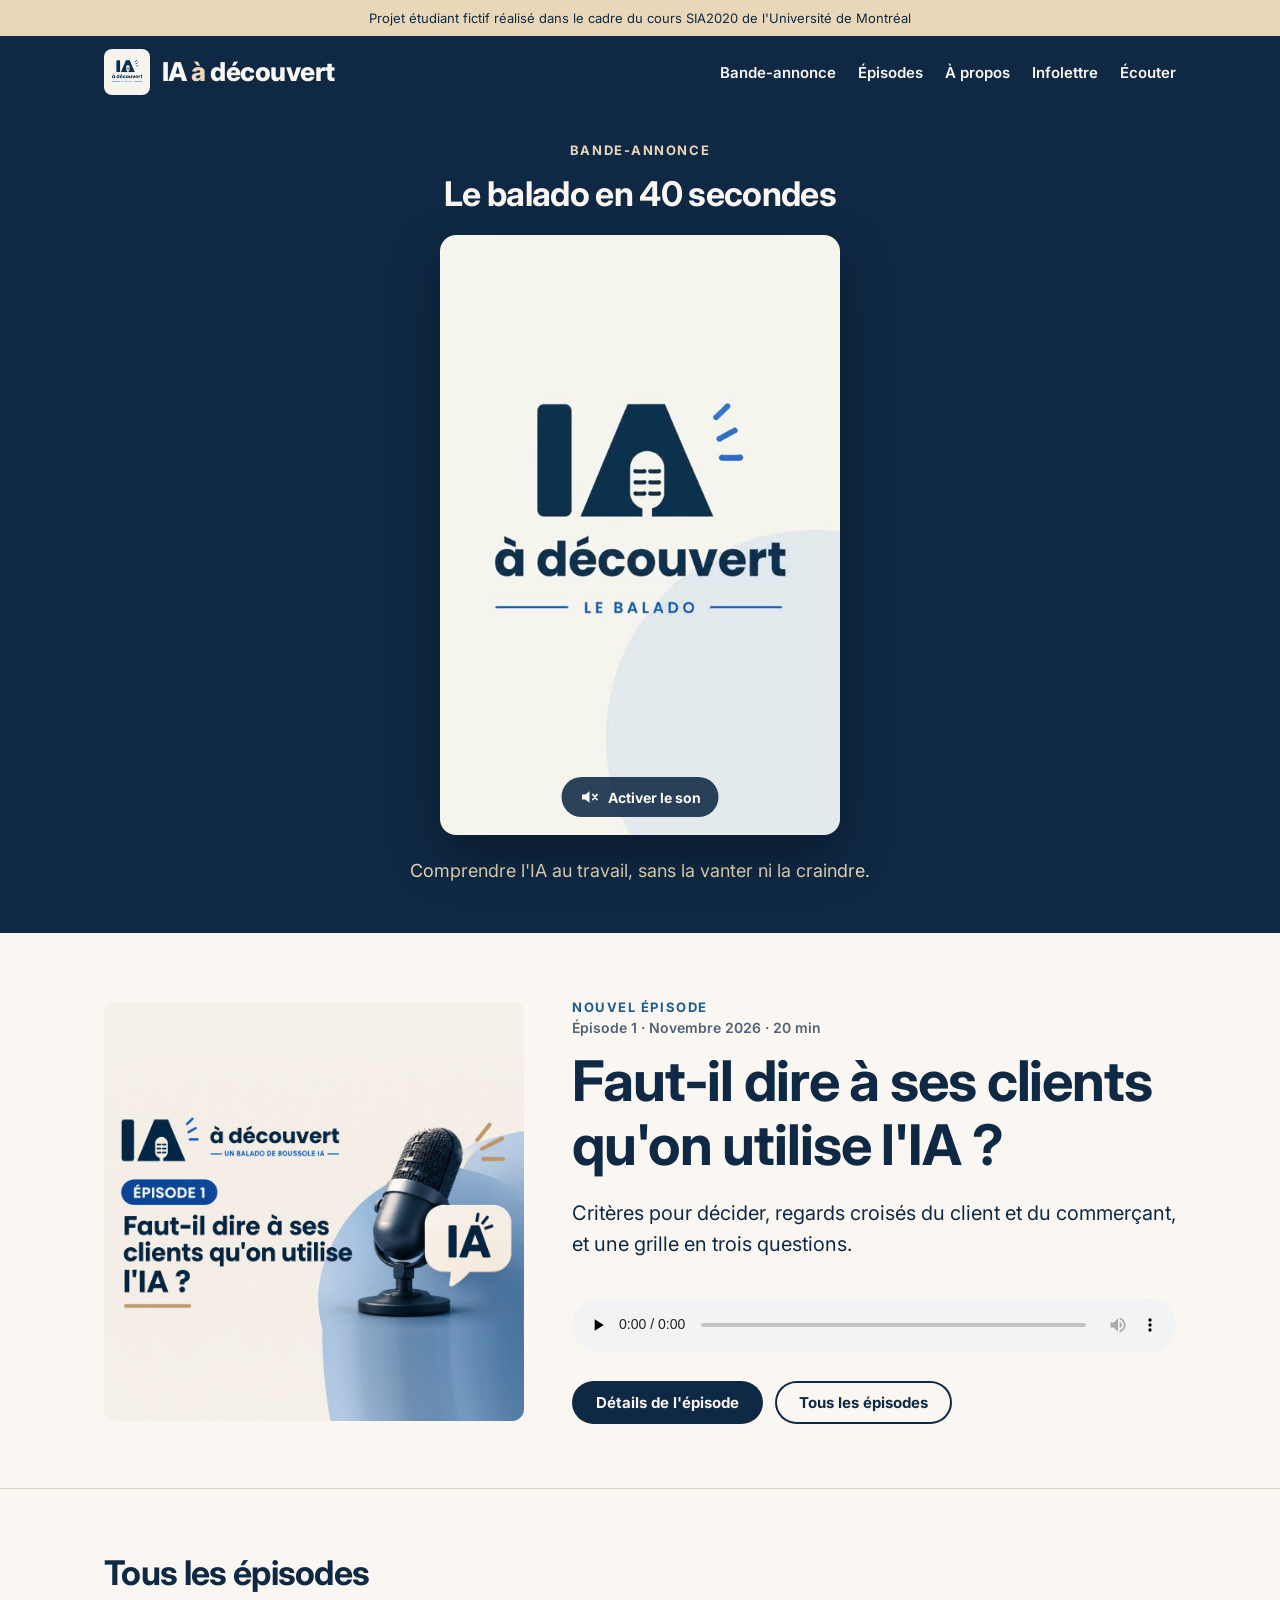
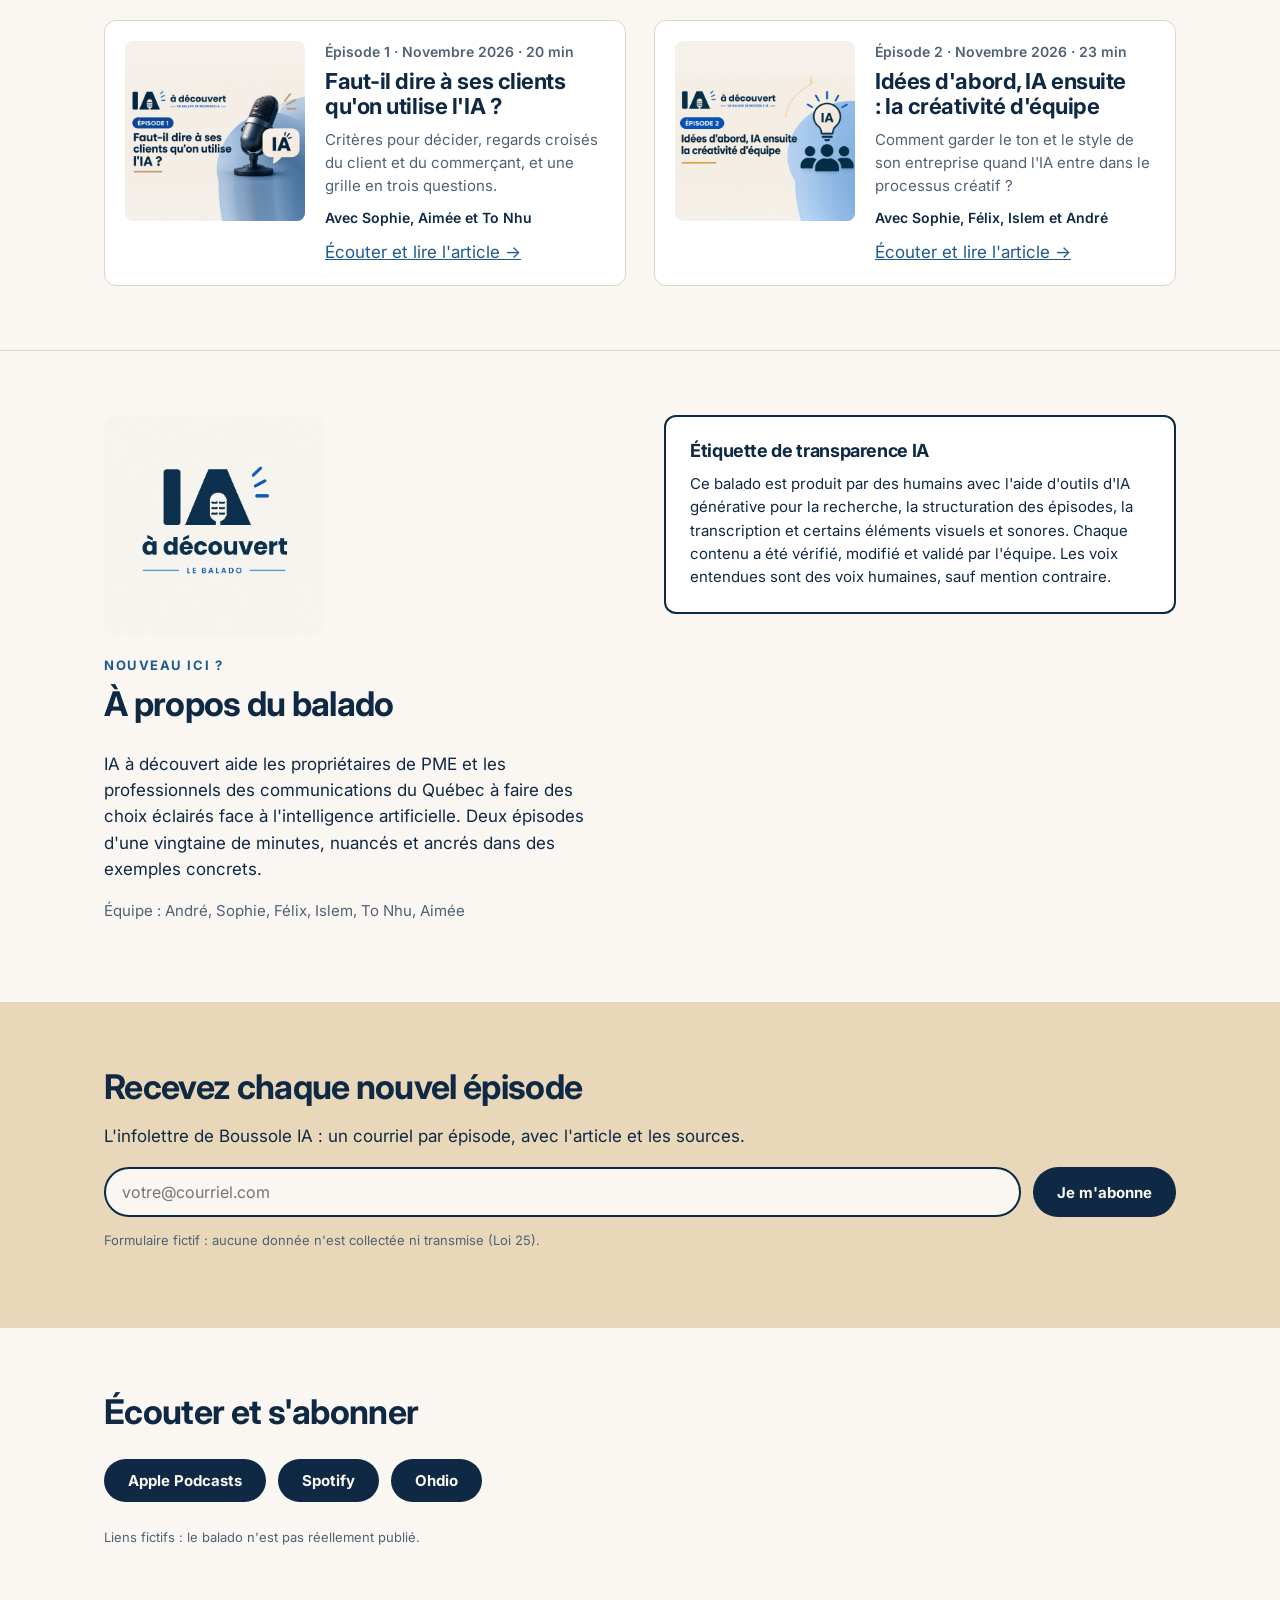
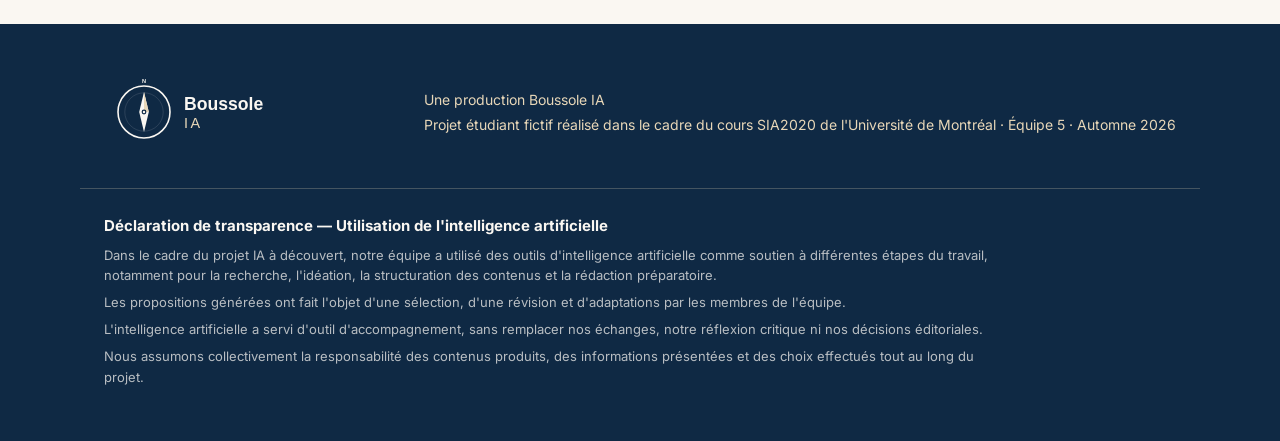
<file: iaadecouvert/index.html>
<!doctype html>
<html lang="fr-CA">
<head>
<meta charset="utf-8">
<meta name="viewport" content="width=device-width, initial-scale=1">
<meta name="robots" content="noindex, nofollow">
<title>IA à découvert | Balado de Boussole IA</title>
<meta name="description" content="IA à découvert, le balado de Boussole IA. Projet étudiant fictif, SIA2020, Université de Montréal.">
<link rel="icon" href="assets/favicon.png">
<link rel="preconnect" href="https://fonts.googleapis.com">
<link rel="stylesheet" href="https://fonts.googleapis.com/css2?family=Inter:wght@400;600;700;800&display=swap">
<link rel="stylesheet" href="style.css">
</head>
<body>

<div class="notice">Projet étudiant fictif réalisé dans le cadre du cours SIA2020 de l'Université de Montréal</div>

<header>
  <div class="wrap">
    <a class="brand" href="index.html"><img src="assets/favicon.png" alt=""><span style="color:inherit">IA <span>à</span> découvert</span></a>
    <nav>
      <a href="#bande-annonce">Bande-annonce</a>
      <a href="#episodes">Épisodes</a>
      <a href="#a-propos">À propos</a>
      <a href="#infolettre">Infolettre</a>
      <a href="#ecouter">Écouter</a>
    </nav>
  </div>
</header>

<main>
  <section class="teaser" id="bande-annonce">
    <div class="wrap">
      <div class="eyebrow">Bande-annonce</div>
      <h2>Le balado en 40 secondes</h2>
      <div class="player">
        <video id="teaser" autoplay muted loop playsinline preload="auto"></video>
        <button class="sound" id="sound" type="button" aria-pressed="false">
          <svg viewBox="0 0 24 24" width="20" height="20" aria-hidden="true"><path fill="currentColor" d="M3 9v6h4l5 4V5L7 9H3z"/><path id="wave" fill="none" stroke="currentColor" stroke-width="2" stroke-linecap="round" d="M16 9l5 6M21 9l-5 6"/></svg>
          <span id="sound-label">Activer le son</span>
        </button>
      </div>
      <p id="promise"></p>
    </div>
  </section>

  <section>
    <div class="wrap hero" id="hero"></div>
  </section>

  <section id="episodes">
    <div class="wrap">
      <h2>Tous les épisodes</h2>
      <div class="episodes" id="ep-list"></div>
    </div>
  </section>

  <section id="a-propos">
    <div class="wrap two">
      <div>
        <img class="about-logo" id="about-logo" alt="Logo IA à découvert">
        <div class="eyebrow">Nouveau ici ?</div>
        <h2 style="margin-top:8px">À propos du balado</h2>
        <p id="about"></p>
        <p class="team" id="team"></p>
      </div>
      <div class="label">
        <h3>Étiquette de transparence IA</h3>
        <p id="transparency"></p>
      </div>
    </div>
  </section>

  <section class="newsletter" id="infolettre">
    <div class="wrap">
      <h2 style="margin-bottom:8px">Recevez chaque nouvel épisode</h2>
      <p>L'infolettre de Boussole IA : un courriel par épisode, avec l'article et les sources.</p>
      <form id="nl-form">
        <input type="email" id="nl-email" placeholder="votre@courriel.com" aria-label="Courriel" required>
        <button class="btn" type="submit">Je m'abonne</button>
      </form>
      <p class="small">Formulaire fictif : aucune donnée n'est collectée ni transmise (Loi 25).</p>
      <p class="ok" id="nl-ok" hidden>Merci ! (Démonstration : aucune inscription réelle n'a été faite.)</p>
    </div>
  </section>

  <section id="ecouter" style="border-bottom:0">
    <div class="wrap">
      <h2>Écouter et s'abonner</h2>
      <div class="platforms" id="platforms"></div>
    </div>
  </section>
</main>

<footer>
  <div class="wrap">
    <div>
      <img src="assets/boussole-ia-inverse.svg" alt="Boussole IA">
    </div>
    <div>
      <p>Une production Boussole IA</p>
      <p>Projet étudiant fictif réalisé dans le cadre du cours SIA2020 de l'Université de Montréal · Équipe 5 · Automne 2026</p>
    </div>
  </div>
  <div class="wrap declaration">
    <h3>Déclaration de transparence — Utilisation de l'intelligence artificielle</h3>
    <p>Dans le cadre du projet IA à découvert, notre équipe a utilisé des outils d'intelligence artificielle comme soutien à différentes étapes du travail, notamment pour la recherche, l'idéation, la structuration des contenus et la rédaction préparatoire.</p>
    <p>Les propositions générées ont fait l'objet d'une sélection, d'une révision et d'adaptations par les membres de l'équipe.</p>
    <p>L'intelligence artificielle a servi d'outil d'accompagnement, sans remplacer nos échanges, notre réflexion critique ni nos décisions éditoriales.</p>
    <p>Nous assumons collectivement la responsabilité des contenus produits, des informations présentées et des choix effectués tout au long du projet.</p>
  </div>
</footer>

<script src="data.js"></script>
<script>
  const ep = EPISODES[0];
  const cover = (src, alt) => src ? `<div class="thumb"><img src="${src}" alt="${alt}"></div>` : `<div class="cover"><img src="${PODCAST.cover}" alt="${alt}"></div>`;
  const player = (src) => src ? `<audio controls preload="none" src="${src}"></audio><p class="small load-note" hidden>Chargement de l\'épisode… la barre de lecture sera active dans quelques secondes.</p>` : `<span class="soon">Audio bientôt disponible</span>`;

  document.getElementById("hero").innerHTML = `
    ${cover(ep.image, ep.title)}
    <div>
      <div class="eyebrow">Nouvel épisode</div>
      <div class="meta">${ep.number} · ${ep.date}${ep.duration ? " · " + ep.duration : ""}</div>
      <h1><a href="episode.html?ep=${ep.id}">${ep.title}</a></h1>
      <p>${ep.description}</p>
      ${player(ep.audio)}
      <div class="actions">
        <a class="btn" href="episode.html?ep=${ep.id}">Détails de l'épisode</a>
        <a class="btn ghost" href="#episodes">Tous les épisodes</a>
      </div>
    </div>`;

  document.getElementById("ep-list").innerHTML = EPISODES.map(e => `
    <article class="ep">
      ${cover(e.image, e.title)}
      <div>
        <div class="meta">${e.number} · ${e.date}${e.duration ? " · " + e.duration : ""}</div>
        <h3><a href="episode.html?ep=${e.id}">${e.title}</a></h3>
        <p>${e.description}</p>
        <p class="with">Avec ${e.people.map(p => p.name).join(", ").replace(/, ([^,]*)$/, " et $1")}</p>
        <a href="episode.html?ep=${e.id}">Écouter et lire l'article →</a>
      </div>
    </article>`).join("");

  const v = document.getElementById("teaser");
  v.muted = true; v.poster = PODCAST.teaserPoster; v.src = PODCAST.teaser; v.play().catch(() => {});
  const btn = document.getElementById("sound");
  btn.addEventListener("click", () => {
    v.muted = !v.muted;
    if (!v.muted) v.play();
    btn.setAttribute("aria-pressed", String(!v.muted));
    document.getElementById("sound-label").textContent = v.muted ? "Activer le son" : "Couper le son";
    document.getElementById("wave").setAttribute("d", v.muted ? "M16 9l5 6M21 9l-5 6" : "M16 8a5 5 0 0 1 0 8M19 5a9 9 0 0 1 0 14");
  });
  document.getElementById("promise").textContent = PODCAST.promise;
  document.getElementById("about").textContent = PODCAST.about;
  document.getElementById("about-logo").src = PODCAST.cover;
  document.getElementById("team").textContent = "Équipe : " + PODCAST.team.join(", ");
  document.getElementById("transparency").textContent = PODCAST.transparency;
  document.getElementById("platforms").innerHTML = PODCAST.platforms.map(p => `<a class="btn" href="${p.url}">${p.name}</a>`).join("") +
    `<p class="small" style="width:100%">Liens fictifs : le balado n'est pas réellement publié.</p>`;

  document.getElementById("nl-form").addEventListener("submit", e => {
    e.preventDefault();
    document.getElementById("nl-email").value = "";
    document.getElementById("nl-ok").hidden = false;
  });
</script>
<script src="player.js"></script>
</body>
</html>
</file>
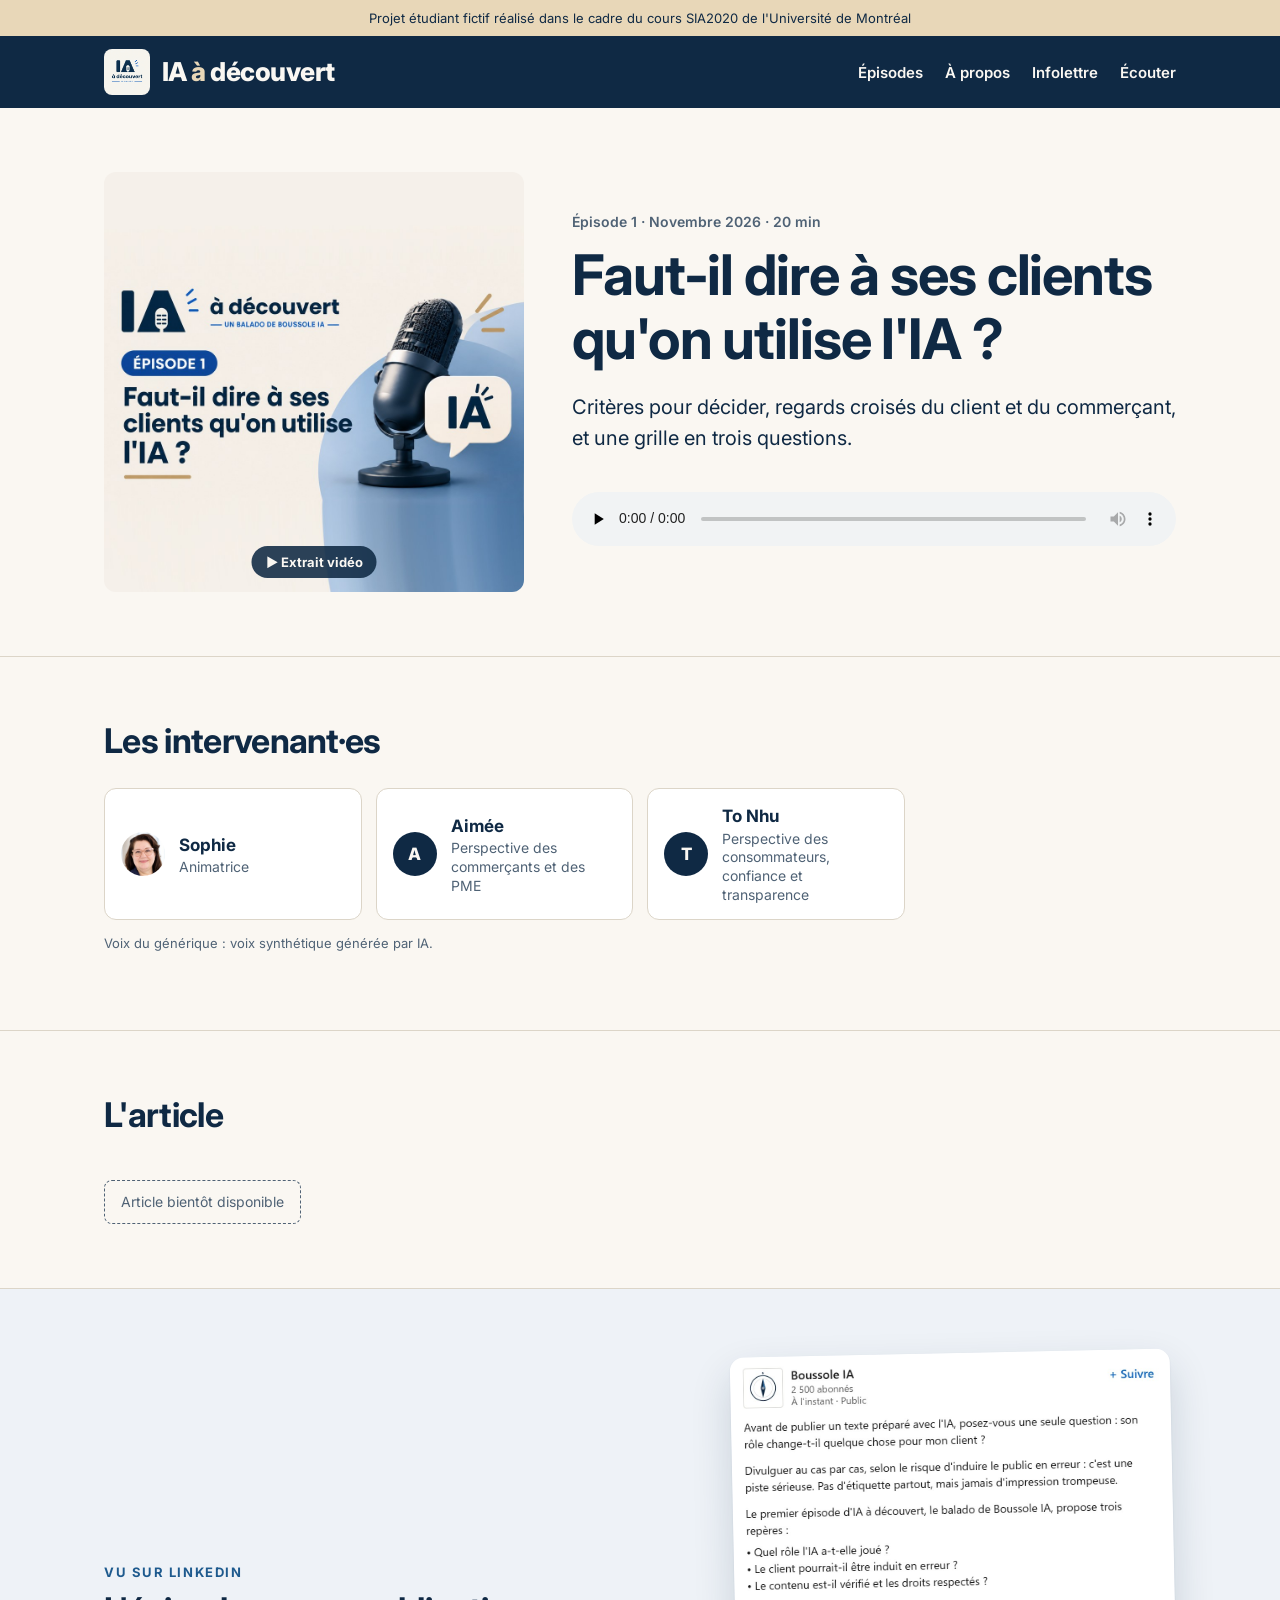
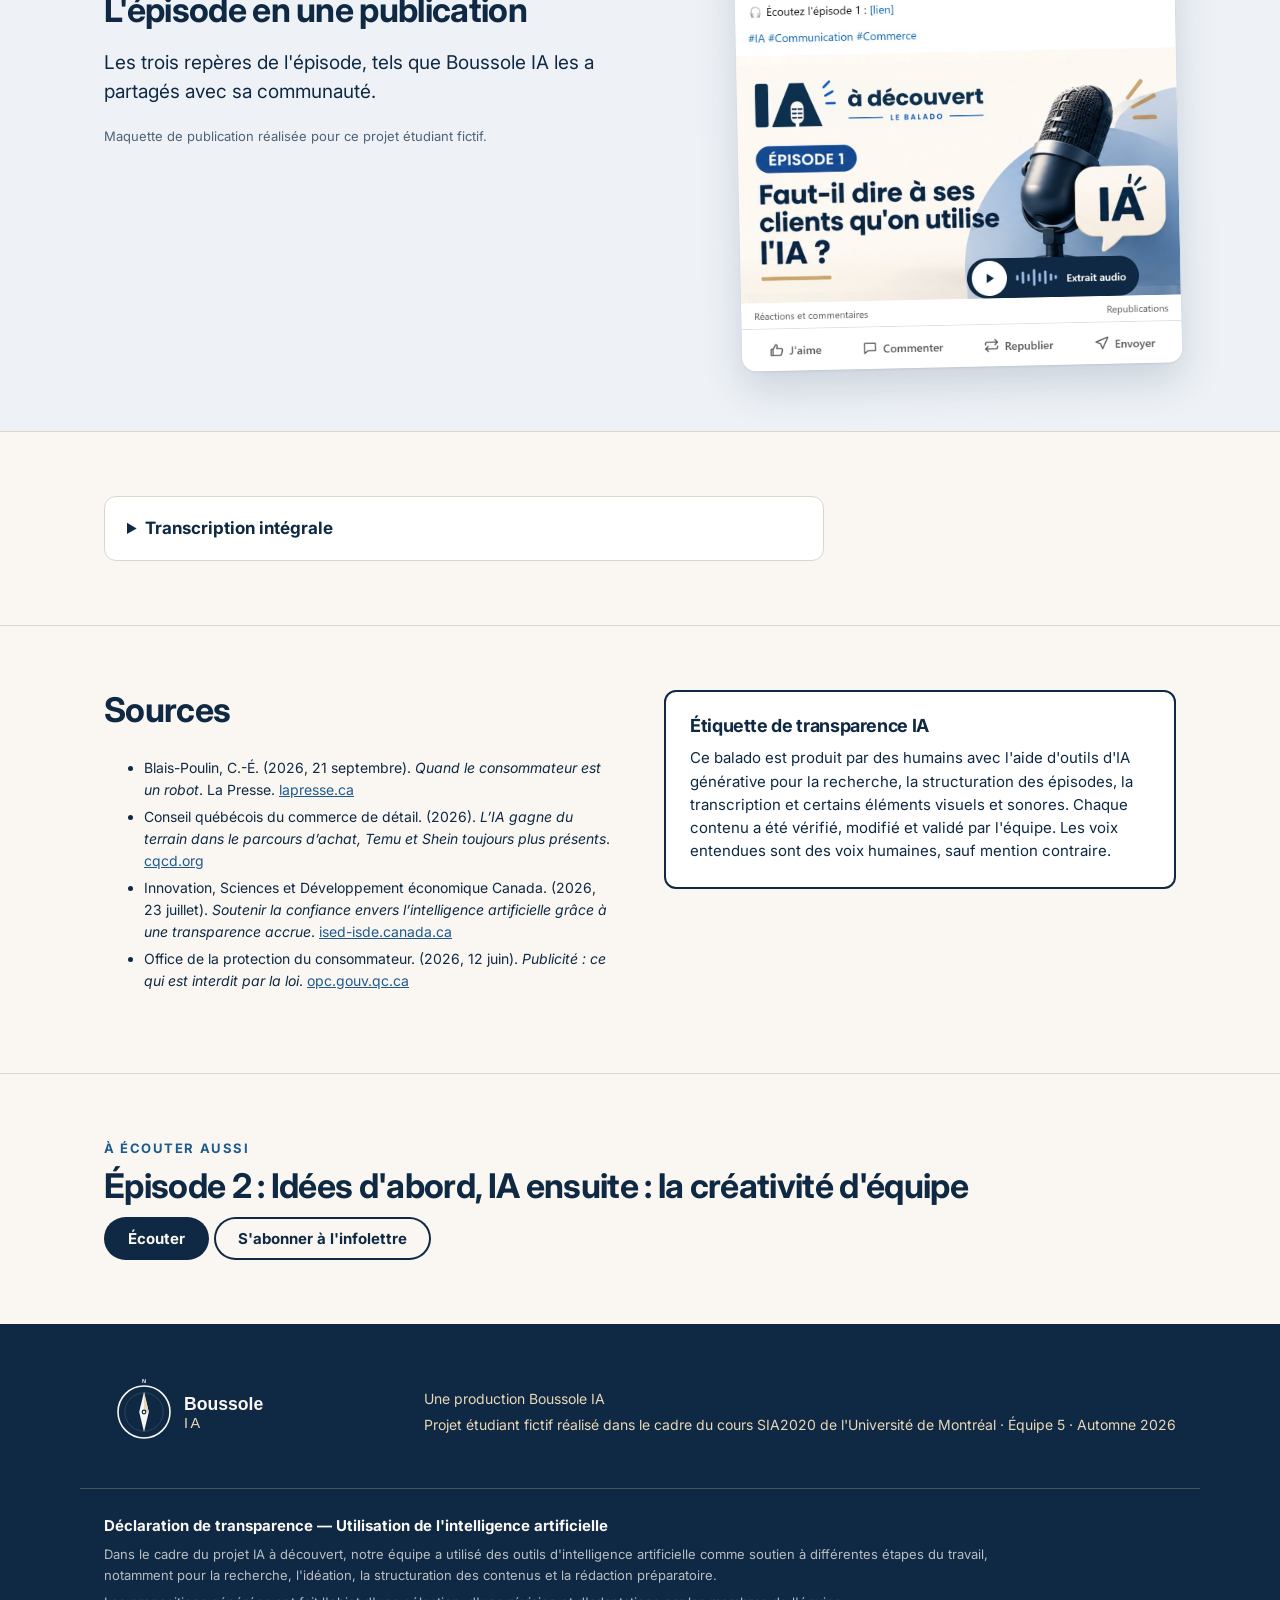
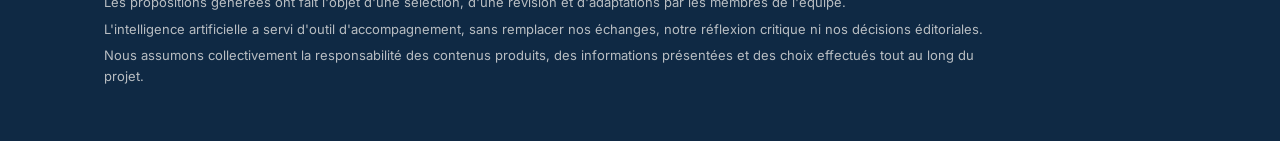
<file: iaadecouvert/episode.html>
<!doctype html>
<html lang="fr-CA">
<head>
<meta charset="utf-8">
<meta name="viewport" content="width=device-width, initial-scale=1">
<meta name="robots" content="noindex, nofollow">
<title>Épisode | IA à découvert</title>
<link rel="icon" href="assets/favicon.png">
<link rel="preconnect" href="https://fonts.googleapis.com">
<link rel="stylesheet" href="https://fonts.googleapis.com/css2?family=Inter:wght@400;600;700;800&display=swap">
<link rel="stylesheet" href="style.css">
</head>
<body>

<div class="notice">Projet étudiant fictif réalisé dans le cadre du cours SIA2020 de l'Université de Montréal</div>

<header>
  <div class="wrap">
    <a class="brand" href="index.html"><img src="assets/favicon.png" alt=""><span style="color:inherit">IA <span>à</span> découvert</span></a>
    <nav>
      <a href="index.html#episodes">Épisodes</a>
      <a href="index.html#a-propos">À propos</a>
      <a href="index.html#infolettre">Infolettre</a>
      <a href="index.html#ecouter">Écouter</a>
    </nav>
  </div>
</header>

<main>
  <section><div class="wrap hero" id="hero"></div></section>
  <section><div class="wrap">
    <h2>Les intervenant·es</h2>
    <ul class="people" id="people"></ul>
    <p class="small" id="voice-note"></p>
  </div></section>
  <section><div class="wrap">
    <h2>L'article</h2>
    <div class="article" id="article"></div>
  </div></section>
  <section class="seen" id="seen" hidden><div class="wrap seen-grid">
    <div>
      <div class="eyebrow">Vu sur LinkedIn</div>
      <h2 style="margin:8px 0 12px">L'épisode en une publication</h2>
      <p class="seen-text">Les trois repères de l'épisode, tels que Boussole IA les a partagés avec sa communauté.</p>
      <p class="small">Maquette de publication réalisée pour ce projet étudiant fictif.</p>
    </div>
    <figure class="post"><img id="seen-img" alt="Publication LinkedIn de Boussole IA présentant l'épisode"></figure>
  </div></section>
  <section><div class="wrap">
    <details class="transcript">
      <summary>Transcription intégrale</summary>
      <div id="transcript" style="margin-top:14px"></div>
    </details>
  </div></section>
  <section><div class="wrap two">
    <div>
      <h2>Sources</h2>
      <ul class="sources" id="sources"></ul>
    </div>
    <div class="label">
      <h3>Étiquette de transparence IA</h3>
      <p id="transparency"></p>
    </div>
  </div></section>
  <section style="border-bottom:0"><div class="wrap" id="next"></div></section>
</main>

<footer>
  <div class="wrap">
    <div><img src="assets/boussole-ia-inverse.svg" alt="Boussole IA"></div>
    <div>
      <p>Une production Boussole IA</p>
      <p>Projet étudiant fictif réalisé dans le cadre du cours SIA2020 de l'Université de Montréal · Équipe 5 · Automne 2026</p>
    </div>
  </div>
  <div class="wrap declaration">
    <h3>Déclaration de transparence — Utilisation de l'intelligence artificielle</h3>
    <p>Dans le cadre du projet IA à découvert, notre équipe a utilisé des outils d'intelligence artificielle comme soutien à différentes étapes du travail, notamment pour la recherche, l'idéation, la structuration des contenus et la rédaction préparatoire.</p>
    <p>Les propositions générées ont fait l'objet d'une sélection, d'une révision et d'adaptations par les membres de l'équipe.</p>
    <p>L'intelligence artificielle a servi d'outil d'accompagnement, sans remplacer nos échanges, notre réflexion critique ni nos décisions éditoriales.</p>
    <p>Nous assumons collectivement la responsabilité des contenus produits, des informations présentées et des choix effectués tout au long du projet.</p>
  </div>
</footer>

<script src="data.js"></script>
<script>
  const id = Number(new URLSearchParams(location.search).get("ep")) || 1;
  const ep = EPISODES.find(e => e.id === id) || EPISODES[0];
  const soon = (what) => `<span class="soon">${what} bientôt disponible</span>`;
  document.title = ep.title + " | IA à découvert";

  document.getElementById("hero").innerHTML = `
    ${ep.image ? `<div class="thumb${ep.clip ? " has-clip" : ""}" id="thumb">
        <img src="${ep.image}" alt="${ep.title}">
        ${ep.clip ? `<video id="clip" playsinline loop preload="none" src="${ep.clip}"></video>
        <span class="clip-hint">▶ Extrait vidéo</span>
        <button class="clip-sound" id="clip-sound" type="button">Activer le son</button>` : ""}
      </div>` : `<div class="cover"><img src="${PODCAST.cover}" alt="${ep.title}"></div>`}
    <div>
      <div class="meta">${ep.number} · ${ep.date}${ep.duration ? " · " + ep.duration : ""}</div>
      <h1>${ep.title}</h1>
      <p>${ep.description}</p>
      ${ep.audio ? `<audio controls preload="none" src="${ep.audio}"></audio><p class="small load-note" hidden>Chargement de l\'épisode… la barre de lecture sera active dans quelques secondes.</p>` : soon("Audio")}
    </div>`;

  document.getElementById("article").innerHTML = ep.article || soon("Article");
  document.getElementById("transcript").innerHTML = ep.transcript
    ? `<p class="small">${PODCAST.transcriptNote}</p>` + ep.transcript.split(/\n\s*\n/).map(p => {
        const m = p.match(/^([^:\[]{2,40}) : (.*)$/s);
        return m ? `<p><strong>${m[1]} :</strong> ${m[2]}</p>` : `<p class="small"><em>${p}</em></p>`;
      }).join("")
    : soon("Transcription");
  document.getElementById("sources").innerHTML = ep.sources.length
    ? ep.sources.map(s => `<li>${s}</li>`).join("")
    : `<li>${soon("Sources")}</li>`;
  // clip: plays on hover (muted), tap to play on touch screens
  const th = document.getElementById("thumb"), clip = document.getElementById("clip");
  if (clip) {
    const label = () => { snd.textContent = clip.muted ? "Activer le son" : "Couper le son"; };
    const start = () => {
      th.classList.add("playing");
      clip.muted = false;                      // sound on by default
      clip.play().then(label).catch(() => {    // browser refused sound before any click: play muted
        clip.muted = true; label(); clip.play().catch(() => {});
      });
    };
    const stop = () => { th.classList.remove("playing"); clip.pause(); clip.currentTime = 0; };
    const snd = document.getElementById("clip-sound");
    th.addEventListener("mouseenter", start);
    th.addEventListener("mouseleave", stop);
    th.addEventListener("click", e => { if (e.target === snd) return; th.classList.contains("playing") ? stop() : start(); });
    snd.addEventListener("click", () => { clip.muted = !clip.muted; label(); });
  }
  if (ep.linkedin) { document.getElementById("seen-img").src = ep.linkedin; document.getElementById("seen").hidden = false; }
  document.getElementById("people").innerHTML = ep.people.map(p =>
    `<li>${p.photo ? `<img class="initial" src="${p.photo}" alt="${p.name}">` : `<span class="initial">${p.name[0]}</span>`}<div><strong>${p.name}</strong><span>${p.role}</span></div></li>`).join("");
  document.getElementById("voice-note").textContent = PODCAST.voiceNote;
  document.getElementById("transparency").textContent = PODCAST.transparency;

  const other = EPISODES.find(e => e.id !== ep.id);
  if (other) document.getElementById("next").innerHTML = `
    <div class="eyebrow">À écouter aussi</div>
    <h2 style="margin:8px 0 12px">${other.number} : ${other.title}</h2>
    <a class="btn" href="episode.html?ep=${other.id}">Écouter</a>
    <a class="btn ghost" href="index.html#infolettre">S'abonner à l'infolettre</a>`;
</script>
<script src="player.js"></script>
</body>
</html>
</file>
<file: iaadecouvert/style.css>
:root {
  --navy: #0F2944; --navy-2: #163657; --blue: #1E5A8E;
  --cream: #FAF7F2; --sand: #E8D7B8; --ink: #0F2944; --muted: #4f6275; --line: #dcd5c8;
  --sans: "Inter", "Helvetica Neue", Arial, sans-serif;
}
* { box-sizing: border-box; }
html { scroll-behavior: smooth; }
body { margin: 0; background: var(--cream); color: var(--ink); font-family: var(--sans); font-size: 17px; line-height: 1.55; }
img, video { max-width: 100%; display: block; }
a { color: var(--blue); }
.wrap { max-width: 1120px; margin: 0 auto; padding: 0 24px; }

/* fictional notice */
.notice { background: var(--sand); color: var(--navy); font-size: 13px; text-align: center; padding: 8px 16px; }

/* header */
header { background: var(--navy); color: var(--cream); position: sticky; top: 0; z-index: 10; }
header .wrap { display: flex; align-items: center; justify-content: space-between; gap: 16px; min-height: 72px; flex-wrap: wrap; }
.brand { display: flex; align-items: center; gap: 12px; color: var(--cream); text-decoration: none; font-weight: 800; font-size: 26px; letter-spacing: -0.02em; }
.brand span { color: var(--sand); }
.brand img { width: 46px; height: 46px; border-radius: 8px; }
nav { display: flex; gap: 22px; flex-wrap: wrap; }
nav a { color: var(--cream); text-decoration: none; font-weight: 600; font-size: 15px; }
nav a:hover { color: var(--sand); }
.btn { display: inline-block; background: var(--navy); color: var(--cream); border: 0; border-radius: 999px; padding: 12px 24px; font: 700 15px var(--sans); text-decoration: none; cursor: pointer; }
.btn:hover { background: var(--blue); }
.btn.light { background: var(--cream); color: var(--navy); }
.btn.ghost { background: transparent; color: var(--navy); box-shadow: inset 0 0 0 2px var(--navy); }

/* sections */
section { padding: 64px 0; border-bottom: 1px solid var(--line); }
h1, h2, h3 { line-height: 1.15; letter-spacing: -0.02em; margin: 0; text-wrap: balance; }
h2 { font-size: 34px; margin-bottom: 28px; }
.eyebrow { text-transform: uppercase; letter-spacing: .12em; font-size: 13px; font-weight: 700; color: var(--blue); }
.meta { color: var(--muted); font-size: 14px; font-weight: 600; }

/* hero */
.hero { display: grid; grid-template-columns: minmax(0, 420px) minmax(0, 1fr); gap: 48px; align-items: center; }
.cover { aspect-ratio: 1; background: var(--navy); border-radius: 12px; overflow: hidden; }
.cover img { width: 100%; height: 100%; object-fit: cover; }
.thumb { aspect-ratio: 1; border-radius: 12px; overflow: hidden; background: var(--sand); }
.thumb img { width: 100%; height: 100%; object-fit: cover; }
.about-logo { width: 220px; border-radius: 12px; margin-bottom: 20px; }
.hero h1 { font-size: clamp(34px, 5vw, 56px); margin: 10px 0 14px; }
.hero h1 a { color: inherit; text-decoration: none; }
.hero p { font-size: 20px; max-width: 34em; }
.actions { display: flex; gap: 12px; flex-wrap: wrap; margin-top: 22px; }
audio { width: 100%; margin-top: 18px; }
.soon { display: inline-block; margin-top: 18px; padding: 10px 16px; border: 1px dashed var(--muted); border-radius: 8px; color: var(--muted); font-size: 14px; }

/* teaser (first thing on the page) */
.teaser { background: var(--navy); color: var(--cream); border-bottom: 0; padding: 32px 0 48px; }
.teaser .wrap { display: flex; flex-direction: column; align-items: center; text-align: center; gap: 14px; }
.teaser .eyebrow { color: var(--sand); }
.teaser h2 { color: var(--cream); margin: 0 0 8px; }
.teaser p { color: var(--sand); font-size: 18px; max-width: 30em; margin: 8px 0 0; }
.player { position: relative; width: min(400px, 100%); }
.player video { width: 100%; aspect-ratio: 2/3; object-fit: cover; object-position: 50% 50%; border-radius: 16px; background: var(--cream); box-shadow: 0 20px 50px rgba(0,0,0,.35); }
.sound { position: absolute; left: 50%; bottom: 18px; transform: translateX(-50%); display: inline-flex; align-items: center; gap: 8px;
  background: rgba(15,41,68,.88); color: var(--cream); border: 0; border-radius: 999px; padding: 10px 18px; font: 700 14px var(--sans); cursor: pointer; }
.sound:hover { background: var(--blue); }
.sound:focus-visible { outline: 2px solid var(--sand); outline-offset: 2px; }

/* episode list */
.episodes { display: grid; grid-template-columns: repeat(2, minmax(0, 1fr)); gap: 28px; }
.ep { display: grid; grid-template-columns: 180px minmax(0, 1fr); gap: 20px; align-items: start; background: #fff; border: 1px solid var(--line); border-radius: 12px; padding: 20px; }
.ep .thumb { border-radius: 8px; }
.ep h3 { font-size: 22px; margin: 6px 0 8px; }
.ep h3 a { color: inherit; text-decoration: none; }
.ep h3 a:hover { text-decoration: underline; }
.ep p { margin: 0 0 10px; font-size: 15px; color: var(--muted); }

/* about + transparency */
.two { display: grid; grid-template-columns: minmax(0, 1fr) minmax(0, 1fr); gap: 48px; }
.team { color: var(--muted); font-size: 15px; }
.label { align-self: start; background: #fff; border: 2px solid var(--navy); border-radius: 12px; padding: 24px; }
.label h3 { font-size: 18px; margin-bottom: 10px; }
.label p { margin: 0; font-size: 15px; }

/* newsletter */
.newsletter { background: var(--sand); }
.newsletter form { display: flex; gap: 12px; flex-wrap: wrap; margin-top: 18px; }
.newsletter input { flex: 1 1 260px; padding: 13px 16px; border-radius: 999px; border: 2px solid var(--navy); font: 16px var(--sans); background: var(--cream); }
.small { font-size: 13px; color: var(--muted); }
.ok { font-weight: 700; margin-top: 12px; }

/* platforms */
.platforms { display: flex; gap: 12px; flex-wrap: wrap; }

/* episode page */
.article { max-width: 720px; }
.article p { margin: 0 0 1em; }
details { background: #fff; border: 1px solid var(--line); border-radius: 12px; padding: 18px 22px; max-width: 720px; }
summary { font-weight: 700; cursor: pointer; }
.transcript p { font-size: 15px; }
.sources li { font-size: 14px; margin-bottom: 6px; overflow-wrap: anywhere; }

/* speakers */
.people { list-style: none; padding: 0; margin: 0 0 12px; display: grid; grid-template-columns: repeat(auto-fill, minmax(240px, 1fr)); gap: 14px; }
.people li { display: flex; gap: 14px; align-items: center; background: #fff; border: 1px solid var(--line); border-radius: 12px; padding: 14px 16px; }
.people .initial { flex: none; width: 44px; height: 44px; border-radius: 50%; background: var(--navy); color: var(--cream); display: grid; place-items: center; font-weight: 800; }
img.initial { object-fit: cover; }
.people strong { display: block; }
.people li div span { display: block; color: var(--muted); font-size: 14px; line-height: 1.35; }
.ep .with { font-size: 14px; font-weight: 600; color: var(--ink); }

/* seen on LinkedIn */
.seen { background: #EEF2F7; }
.seen-grid { display: grid; grid-template-columns: minmax(0, 1fr) minmax(0, 440px); gap: 56px; align-items: center; }
.seen-text { font-size: 19px; max-width: 26em; }
.post { margin: 0; transform: rotate(-1.2deg); }
.post img { width: 100%; border-radius: 14px; box-shadow: 0 1px 2px rgba(15,41,68,.08), 0 18px 40px rgba(15,41,68,.16); }
footer .wrap.declaration { display: block; margin-top: 36px; padding-top: 28px; border-top: 1px solid rgba(232,215,184,.25); }
footer .declaration h3 { font-size: 15px; color: var(--cream); margin: 0 0 10px; letter-spacing: 0; }
footer .declaration p { font-size: 13px; line-height: 1.6; color: rgba(250,247,242,.72); max-width: 70em; margin: 0 0 6px; }

@media (max-width: 800px) { .seen-grid { grid-template-columns: minmax(0, 1fr); gap: 28px; } .post { transform: none; max-width: 420px; } }

/* episode clip on hover */
.thumb.has-clip { position: relative; cursor: pointer; }
.thumb video { position: absolute; inset: 0; width: 100%; height: 100%; object-fit: contain; background: #F6F5F0; opacity: 0; transition: opacity .25s; }
.thumb.playing video { opacity: 1; }
.clip-hint, .clip-sound { position: absolute; left: 50%; bottom: 14px; transform: translateX(-50%); border: 0; border-radius: 999px;
  background: rgba(15,41,68,.88); color: var(--cream); font: 700 13px var(--sans); padding: 8px 14px; white-space: nowrap; }
.clip-sound { display: none; cursor: pointer; }
.thumb.playing .clip-hint { display: none; }
.thumb.playing .clip-sound { display: block; }
.clip-sound:hover { background: var(--blue); }

/* footer */
footer { background: var(--navy); color: var(--cream); padding: 48px 0; font-size: 14px; }
footer .wrap { display: flex; justify-content: space-between; gap: 32px; flex-wrap: wrap; align-items: center; }
footer img { width: 240px; }
footer p { margin: 4px 0; color: var(--sand); }

@media (max-width: 800px) {
  .hero .thumb { max-width: 360px; }
  .ep { grid-template-columns: 110px minmax(0, 1fr); }
  .hero, .two, .episodes { grid-template-columns: minmax(0, 1fr); }

  section { padding: 44px 0; }
  nav { gap: 14px; }
}
</file>
